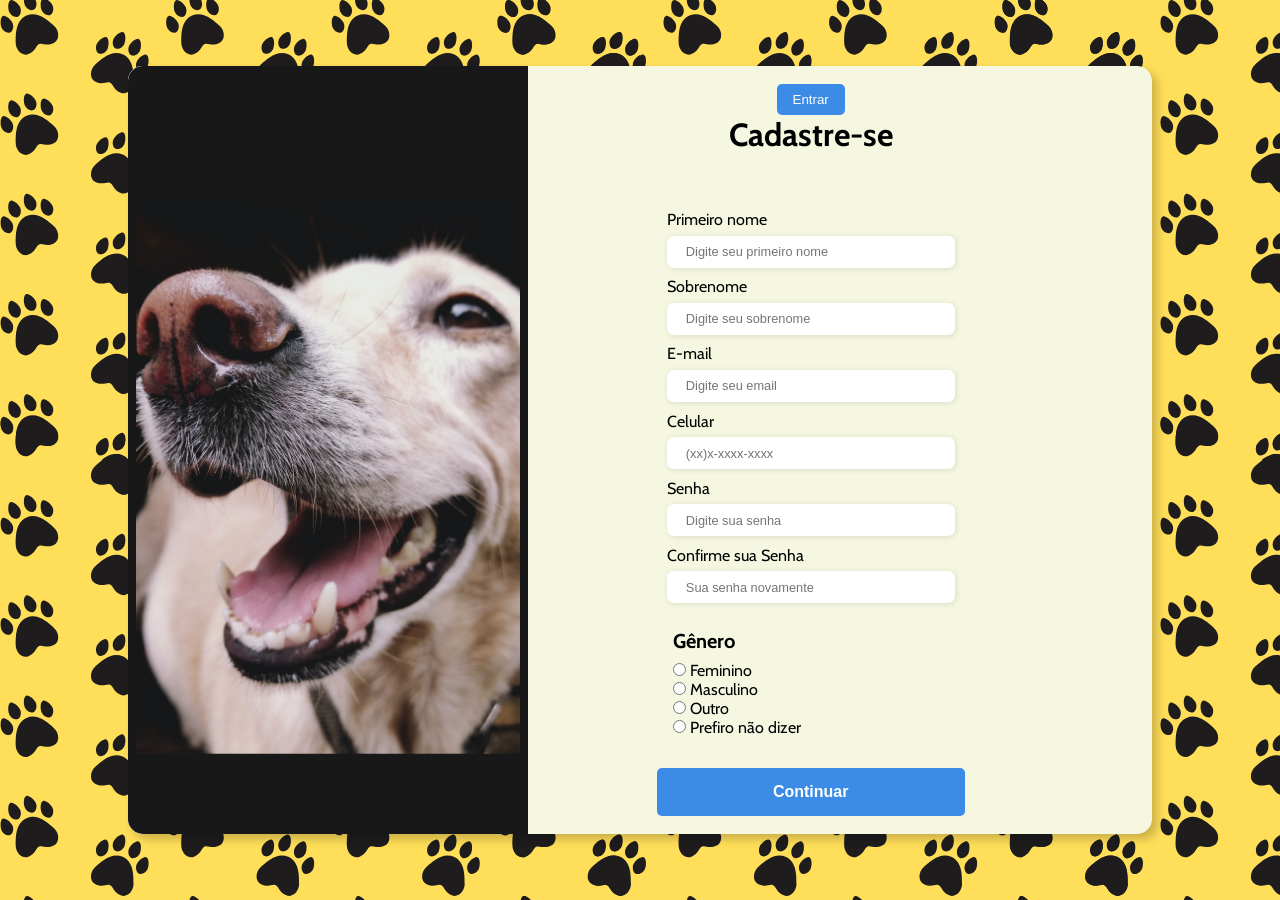
<file: index.html>
<!DOCTYPE html>
<html lang="pt-br">

<head>
  <meta charset="UTF-8">
  <meta http-equiv="X-UA-Compatible" content="IE=edge">
  <meta name="viewport" content="width=device-width, initial-scale=1.0">
  <title>#1</title>
  <link rel="stylesheet" href="./css/reset.css">
  <link rel="stylesheet" href="./css/style.css">
  <link rel="stylesheet" href="./css/responsivo.css">
  <link rel="preconnect" href="https://fonts.googleapis.com">
  <link rel="preconnect" href="https://fonts.gstatic.com" crossorigin>
  <link href="https://fonts.googleapis.com/css2?family=Cabin:wght@400;700&display=swap" rel="stylesheet">
</head>

<body>
  <div class="conteiner">
    <div class="form__img img-grid">
      <img src="./img/img-cadastro.svg" alt="imagem de cachorro" class="stilo__img">
    </div>
    <div class="form form-grid">
      <form action="#" id="form">
        <div class="form__cadastro__cabecalho">
          <div class="titulo">
            <h1>Cadastre-se</h1>
          </div>
          <div class="botao-entrar">
            <button class="botao-estilo"><a href="#">Entrar</a></button>
          </div>
        </div>
        <div class="input">
          <div class="input-box">
            <label for="firstname">Primeiro nome</label>
            <input type="text" name="firstname" placeholder="Digite seu primeiro nome" class="required"
            oninput="nameValidate()">
            <span class="mensagem-erro">O nome precisa ter no minimo 3 caracteres</span>
          </div>
          <div class="input-box">
            <label for="lastname">Sobrenome</label>
            <input type="text" name="lastname" placeholder="Digite seu sobrenome" class="required" oninput="lastnameValidate()">
            <span class="mensagem-erro">O sobrenome precisa ter no minimo 3 caracteres</span>
          </div>
          <div class="input-box">
            <label for="email">E-mail</label>
            <input type="email" name="email" placeholder="Digite seu email" class="required" oninput="emailValidate()">
            <span class="mensagem-erro">O e-mail não esta correto.</span>
          </div>
          <div class="input-box">
            <label for="number">Celular</label>
            <input type="tel" name="number" placeholder="(xx)x-xxxx-xxxx" class="required" maxlength="11"
            pattern="\(?\d{2}\)? \d{4,5}\-?\d{4}" oninput="phoneValidate()">
            <span class="mensagem-erro">O número não esta correto</span>
          </div>
          <div class="input-box">
            <label for="password">Senha</label>
            <input type="password" name="password" placeholder="Digite sua senha" class="required" oninput="mainPasswordValidate()">
            <span class="mensagem-erro">Digite no minimo 8 caracteres</span>
          </div>
          <div class="input-box">
            <label for="password">Confirme sua Senha</label>
            <input type="password" name="confirmpassword" placeholder="Sua senha novamente" class="required" oninput="comfirmPasswordValidate()">
            <span class="mensagem-erro">As senhas devem ser iguais</span>
          </div>
        </div>
        <div class="genero">
          <div class="genero__titulo">
            <h6>Gênero</h6>
          </div>
          <div class="genero__botao">
            <input type="radio" id="feminino" name="gender">
            <label for="feminino">Feminino</label>
          </div>
          <div class="genero__botao">
            <input type="radio" id="masculino" name="gender">
            <label for="masculino">Masculino</label>
          </div>
          <div class="genero__botao">
            <input type="radio" id="outro" name="gender">
            <label for="outro">Outro</label>
          </div>
          <div class="genero__botao">
            <input type="radio" id="prefironao" name="gender">
            <label for="prefironao">Prefiro não dizer</label>
          </div>
        </div>
        <div class="botao-continuar">
          <button type="submit">
            Continuar
          </button>
        </div>
      </form>
    </div>
  </div>
</body>
<script src="./js/main.js"></script>

</html>
</file>
<file: css/style.css>
body{
    background-image: url("../img/background.svg");
    background-position: center;
    background-size: cover;
    width: 100%;
    height: 100vh;
    display: flex;
    justify-content: center;
    align-items: center;
    font-family: 'Cabin', sans-serif;
}

.mensagem-erro{
    display: none;
    font-size: 0.8rem;
    margin-bottom: 1rem;
    color: red;
}

.conteiner{
    position: relative;
    background-color: rgb(245, 247, 225);
    width: 80vw;
    height: 80vh;
    display: grid;
    grid-template-columns: 1fr 2fr;
    box-shadow: 5px 5px 10px rgb(0 0 0 / 21%);
    border-radius: 15px;
}

.img-grid{
    grid-column: 1/3;
}

.form-grid{
    grid-column: 2/3;
}

.stilo__img{
    border-radius: 15px 0px 0px 15px;
    height: 100%;
    width: 100%;
}

.form__cadastro__cabecalho{
    display: flex;
    justify-content: space-between;
}

.botao-entrar{
    display: flex;
    align-items: center;
}

.botao-entrar button{
    cursor: pointer;
    border: none;
    background-color: rgb(59, 139, 231);
    border-radius: 5px;
    padding: 0.5rem 1rem;
}

.botao-entrar button:hover{
    background-color: rgb(35, 35, 224);
}

.botao-entrar button a{
    text-decoration: none;
    font-weight: 500;
    color: rgb(255, 255, 255);
}

.form{
    padding: 3rem;
    position: absolute;
    display: flex;
    width: 100%;
    height: 100%;
    align-items: center;
    justify-content: center;
}

.form__cadastro__cabecalho{
    display: flex;
    justify-content: space-between;
    margin-bottom: 35px;
}

.input{
    display: grid;
    grid-template-columns: 50% 50%;
}

.input-box{
    display: grid;
    margin: 0 10px;
}

.input-box input{
    margin: 0.6rem 0;
    padding: 0.8rem 1.2rem;
    border: none;
    border-radius: 7px;
    box-shadow: 1px 1px 6px #0000001c;
    font-size: 100%;
}

.botao-continuar button{
    cursor: pointer;
    border: none;
    background-color: rgb(59, 139, 231);
    padding: 0.5rem 1rem;
    border-radius: 5px;
    width: 100%;
    margin-top: 15px;
}

.botao-continuar button:hover{
    background-color: rgb(35, 35, 224);
}

.botao-continuar button {
    font-size: 1rem;
    text-decoration: none;
    color: rgb(255, 255, 255);
    font-weight: 600;
}

.genero__titulo h6{
    font-size: 20px;
    margin: 5px 0 8px 0;
}
</file>
<file: css/responsivo.css>
@media screen and (min-width: 375px) and (max-width: 999px) {

    .conteiner {
        display: flex;
        width: 23rem;
        height: 80%;
    }

    .stilo__img {
        display: none;
    }

    .form__cadastro__cabecalho {
        width: 100%;
        flex-direction: column-reverse;
        align-items: center;
    }

    .input {
        display: flex;
        flex-direction: column;
        max-height: 14rem;
        max-width: 18rem;
        overflow-y: scroll;
        flex-wrap: nowrap;
    }

    .titulo {
        margin-top: 1.5rem;
    }
}

@media screen and (min-width: 1000px) and (max-width: 1310px){

    .input{
        display: flex;
        flex-direction: column;
        align-items: center;
    }

    .form__img{
        width: 1rem;
    }

    .stilo__img{
        width: 25rem;
        max-height: 48rem;
    }

    .conteiner {
        height: 48rem;
    }

    .form{
        width: 100%;
    }

    .form__cadastro__cabecalho{
        margin-bottom: 3.5rem;
        flex-direction: column-reverse;
        align-items: center;
    }

    .input-box input{
        width: 18rem;
        height: 2rem;
        font-size: 0.8rem;
    }

    .input-box label{
        width: 100%;
        height: 1rem;
    }

    .genero{
        margin: 1rem;
    }

    .botao-continuar button{
        height: 3rem;
    }

    .botao-continuar {
        display: flex;
        justify-content: center;
    }
}


@media screen and (min-width: 1340px) {

    .input{
        display: flex;
        flex-wrap: wrap;
        align-items: center;
    }


    .stilo__img{
        width: 25rem;
        max-height: 48rem;
    }

    .conteiner {
        height: 48rem;
    }

    form{
        width: 100%;
    }

    .form__cadastro__cabecalho{
        margin-bottom: 3.5rem;
        align-items: center;
    }

    .input-box input{
        width: 18rem;
        height: 2rem;
        font-size: 0.8rem;
    }

    .input-box label{
        width: 100%;
        height: 1rem;
    }

    .genero{
        margin: 1rem;
    }

    .botao-continuar button{
        height: 3rem;
    }

    .botao-continuar {
        display: flex;
        justify-content: center;
    }
}
</file>
